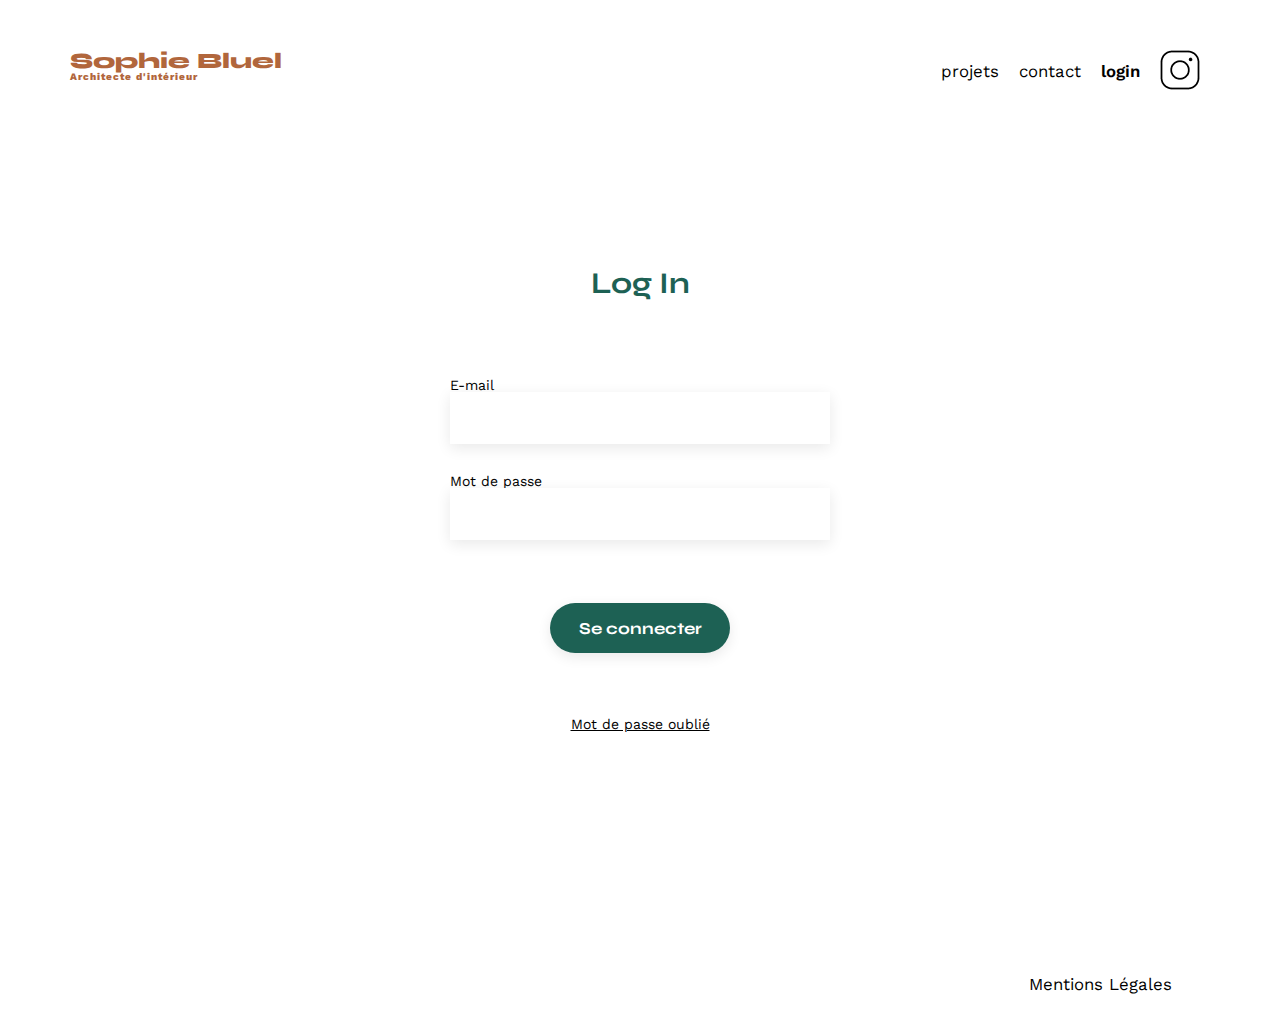
<file: FrontEnd/connexion.html>
<!DOCTYPE html>
<html lang="fr">
<head>
    <meta charset="UTF-8">
	<title>Sophie Bluel - Architecte d'intérieur</title>
	<meta name="viewport" content="width=device-width, initial-scale=1.0">
	<link rel="preconnect" href="https://fonts.googleapis.com">
	<link rel="preconnect" href="https://fonts.gstatic.com" crossorigin>
	<link href="https://fonts.googleapis.com/css2?family=Syne:wght@700;800&family=Work+Sans&display=swap" rel="stylesheet">
	<meta name="description" content="">
	<link rel="stylesheet" href="./assets/style.css">
	<link rel="stylesheet" href="./assets/connexion.css">
    <script type="module" src="connexion.js"></script>
</head>
<body>
    <header>
        <h1>Sophie Bluel <span>Architecte d'intérieur</span></h1>
        <nav>
            <ul>
                <li>projets</li>
                <li>contact</li>
                <li class="login">login</li>
                <li><img src="./assets/icons/instagram.png" alt="Instagram"></li>
            </ul>
        </nav>
    </header>
    <main>
        <div id="log">
            <h2>Log In</h2>
            <form id="connexion">
                <div>
                    <label for="email">E-mail</label>
                    <input type="email" name="email" id="email">
                </div>
                <div>
                    <label for="password">Mot de passe</label>
                    <input type="password" name="password" id="password">
                </div>
                <div >
                    <input type="submit" value="Se connecter">
                </div>
                <div id="forgot">
                    <p>Mot de passe oublié</p>
                </div>
            </form>
        </div>

    </main>
    <footer>
        <nav>
            <ul>
                <li>Mentions Légales</li>
            </ul>
        </nav>
    </footer>
</body>
</html>
</file>
<file: FrontEnd/assets/connexion.css>
.login{
	font-weight: 600;
}

#log {
	width: 50%;
    margin: 175px auto;
    
}

#log h2 {
    text-align: center;
	margin-bottom: 1em;
}

#log form {
    padding: 20px 95px ;
}

#log div {
    text-align: left;
	margin-top:30px;
	display: flex;
	flex-direction: column;
}

#log input {
	height: 50px;
	font-size: 1.2em;
	border: none;
	box-shadow: 0px 4px 14px rgba(0, 0, 0, 0.09);
}

#log p {
    text-align: center;
    text-decoration: underline;
}

footer{
    margin-top: 225px;
}
</file>
<file: FrontEnd/assets/style.css>
/* http://meyerweb.com/eric/tools/css/reset/
   v2.0 | 20110126
   License: none (public domain)
*/

html, body, div, span, applet, object, iframe,
h1, h2, h3, h4, h5, h6, p, blockquote, pre,
a, abbr, acronym, address, big, cite, code,
del, dfn, em, img, ins, kbd, q, s, samp,
small, strike, strong, sub, sup, tt, var,
b, u, i, center,
dl, dt, dd, ol, ul, li,
fieldset, form, label, legend,
table, caption, tbody, tfoot, thead, tr, th, td,
article, aside, canvas, details, embed,
figure, figcaption, footer, header, hgroup,
menu, nav, output, ruby, section, summary,
time, mark, audio, video {
	margin: 0;
	padding: 0;
	border: 0;
	font-size: 100%;
	font: inherit;
	vertical-align: baseline;
}
/* HTML5 display-role reset for older browsers */
article, aside, details, figcaption, figure,
footer, header, hgroup, menu, nav, section {
	display: block;
}
body {
	line-height: 1;
}
ol, ul {
	list-style: none;
}
blockquote, q {
	quotes: none;
}
blockquote:before, blockquote:after,
q:before, q:after {
	content: '';
	content: none;
}
table {
	border-collapse: collapse;
	border-spacing: 0;
}
/** end reset css**/

body {
	max-width: 1440px;
	width: 1140px;
	margin:auto;
	font-family: 'Work Sans';
	font-size: 14px;
}
header {
	display: flex;
	justify-content: space-between;
	margin: 50px 0
}
section {
	margin: 50px 0;
}

/*Header*/
h1{
	display: flex;
	flex-direction: column;
	font-family: 'Syne';
	font-size: 22px;
	font-weight: 800;
	color: #B1663C;
}

h1 > span {
	font-family: 'Work Sans';
	font-size:10px;
	letter-spacing: 0.1em;
}

h2{
	font-family: 'Syne';
	font-weight: 700;
	font-size: 30px;
	color: #1D6154;
}
nav ul {
	display: flex;
	align-items: center;
	list-style-type: none;

}
nav li {
	padding: 0 10px;
	font-size: 1.2em;
}

li:hover,
 a:hover {
	color: #B1663C;
}

/*Introduction*/
#introduction {
	display: flex;
	align-items: center;
}
#introduction figure {
	flex: 1
}
#introduction img {
	display: block;
	margin: auto;
	width: 80%;
}

#introduction article {
	flex: 1;
}
#introduction h2 {
	margin-bottom: 1em;
}

#introduction p {
	margin-bottom: 0.5em;
}

/*Portfolio*/
#portfolio h2 {
	text-align: center;
	margin-bottom: 1em;
	display: flex;
	gap: 20px;
	justify-content: center;
}

.gallery {
	width: 100%;
	display: grid;
	grid-template-columns: 1fr 1fr 1fr;
	grid-column-gap: 20px;
	grid-row-gap: 20px;
}

.gallery img {
	width: 100%;
	max-height: 490px;

}

/*Formulaire de contact*/
#contact {
	width: 50%;
margin: auto;
}
#contact > * {
	text-align: center;

}
#contact h2{
	margin-bottom: 20px;
}
#contact form {
	text-align: left;
	margin-top:30px;
	display: flex;
	flex-direction: column;
}

#contact input {
	height: 50px;
	font-size: 1.2em;
	border: none;
	box-shadow: 0px 4px 14px rgba(0, 0, 0, 0.09);
}
#contact label {
	margin: 2em 0 1em 0;
}
#contact textarea {
	border: none;
	box-shadow: 0px 4px 14px rgba(0, 0, 0, 0.09);
}


input[type="submit"]{
	font-family: 'Syne';
	font-weight: 700;
	color: white;
	background-color: #1D6154;
	margin : 2em auto ;
	width: 180px;
	text-align: center;
	border-radius: 60px;
}

/*Footer*/
footer nav ul {
	display: flex;
	justify-content: flex-end;
	margin: 2em;
}

/* Filtres */
.filter {
	text-align: center;
}

.noClick{
	font-family: 'Syne';
	font-size: 16px;
	font-weight: 700;
	color: #1D6154;
	background-color: white;
	padding: 9px 21px ;
	margin : 2em 10px ;
	text-align: center;
	border: solid 1px #1D6154;
	border-radius: 60px;
}

.noClick:hover{
	color: white;
	background-color: #1D6154;
}

.click {
	font-family: 'Syne';
	font-size: 16px;
	font-weight: 700;
	color: white;
	background-color: #1D6154;
	padding: 9px 21px ;
	margin : 2em 10px ;
	text-align: center;
	border: solid 1px #1D6154;
	border-radius: 60px;
}

/* Mode édition */
.editMode{
	background-color: black;
	width: 1440px;
	color: white;
	height: 39px;
	position: relative;
	right: 150px;
	padding-top: 20px;
	display: flex;
	justify-content: center;
	gap: 10px;
}

li a {
	text-decoration: none;
	color: black;
}

.fa-pen-to-square {
	width: 15px;
	height: 15px;
}

#portfolio h2 span{
	display: flex;
	align-items: center;
	gap: 10px;
}

h2 a, h2 i {
	color: black;
	font-size: 14px;
	text-decoration: none;
}

/*Modale*/
.modal{
	position: fixed;
	display: flex;
	align-items: center;
	justify-content: center;
	margin: 0;
	top: 0;
	left: 0;
	width: 100%;
	height: 100%;
	background: rgba(0, 0, 0, 0.3);
	text-align: center;

}

.modal-wrapper{
	overflow: auto;
	width: 630px;
	max-width: calc(100vw - 20px);
	max-height: calc(100vh - 20px);
	padding: 20px;
	background-color: white;
	display: flex;
	flex-direction: column;
	border-radius: 10px;
	gap: 50px;
}

.close-modal {
	background-color: #ffff;
	border: none;
	display: flex;
	justify-content: end;
}

.modal h2 {
	color: black;
	font-family: 'Work Sans';
	font-size: 26px;
	font-weight: 400;
	text-align: center;
}

#validate input,
.validate input {
	width: 237px;
	height: 36px;
	font-size: 1.2em;
	border: none;
	box-shadow: 0px 4px 14px rgba(0, 0, 0, 0.09);
}

/*Modale vue 1 */
.images {
	display: flex;
	flex-wrap: wrap;
	gap: 12px;
	padding: 0 100px;
}

.images img {
	height: 102px;
	width: 76px;
}

.delete-work {
	position: absolute;
	width: 17px;
	height: 17px;
	background-color: black;
	color: #ffff;
	margin-top: 5px;
	margin-left: 54px;
}

#validate {
	border-top: solid 1px #b3b3b3 ;
	margin: 0 100px;
}

#modal2 {
	gap: 30px;
}

/*Modale vue 2*/
.button-modal-2 {
	display: flex;
	justify-content: space-between;
}

.button-modal-2 a {
	color: black;
}



.add-work {
	display: flex;
	flex-direction: column;
	gap: 30px;
}




.add-photo {
	display: flex;
	justify-content: center;
}

.fa-image {
	position: relative;
	top: 10px;
	font-size: 76px;
	color: rgba(185, 197, 204, 1);
}

.files {
	position: relative;
	top: 20px;
	border-radius: 50px;
	color: rgba(48, 102, 133, 1);
	background-color: rgba(185, 197, 204, 1);
	padding: 10px 40px;

}

.add-title-category {
	display: flex;
	flex-direction: column;
	gap: 20px;
	padding: 0 100px;
	text-align: initial;
}

.title, .category {
	font-family: 'Work Sans';
	height: 51px;
	background-color: white;
	border: none;
	box-shadow: 0px 4px 14px rgba(0, 0, 0, 0.09);
}

.p{
	position: relative;
	background-color: #E8F1F6;
	border: none;
	border-radius: 10px;
	width: 420px;
	height: 169px;
	align-items: center;
	display: flex;
	flex-direction: column;
	justify-content: center;
}

.p, .p p {
	z-index: 0;
}

.p input {
	width: 178px;
	position: relative;
	bottom: 10px;
	z-index: 1;
	opacity: 0;
}

.p p {
	font-size: 10px;
}

.validate input[type="submit"]:disabled{
	font-family: 'Syne';
	font-weight: 700;
	color: white;
	background-color: rgba(167, 167, 167, 1);
	margin : 2em auto ;
	width: 180px;
	text-align: center;
	border-radius: 60px;
}

#file-preview {
	height: 169px;
	z-index: 2;
}
</file>
